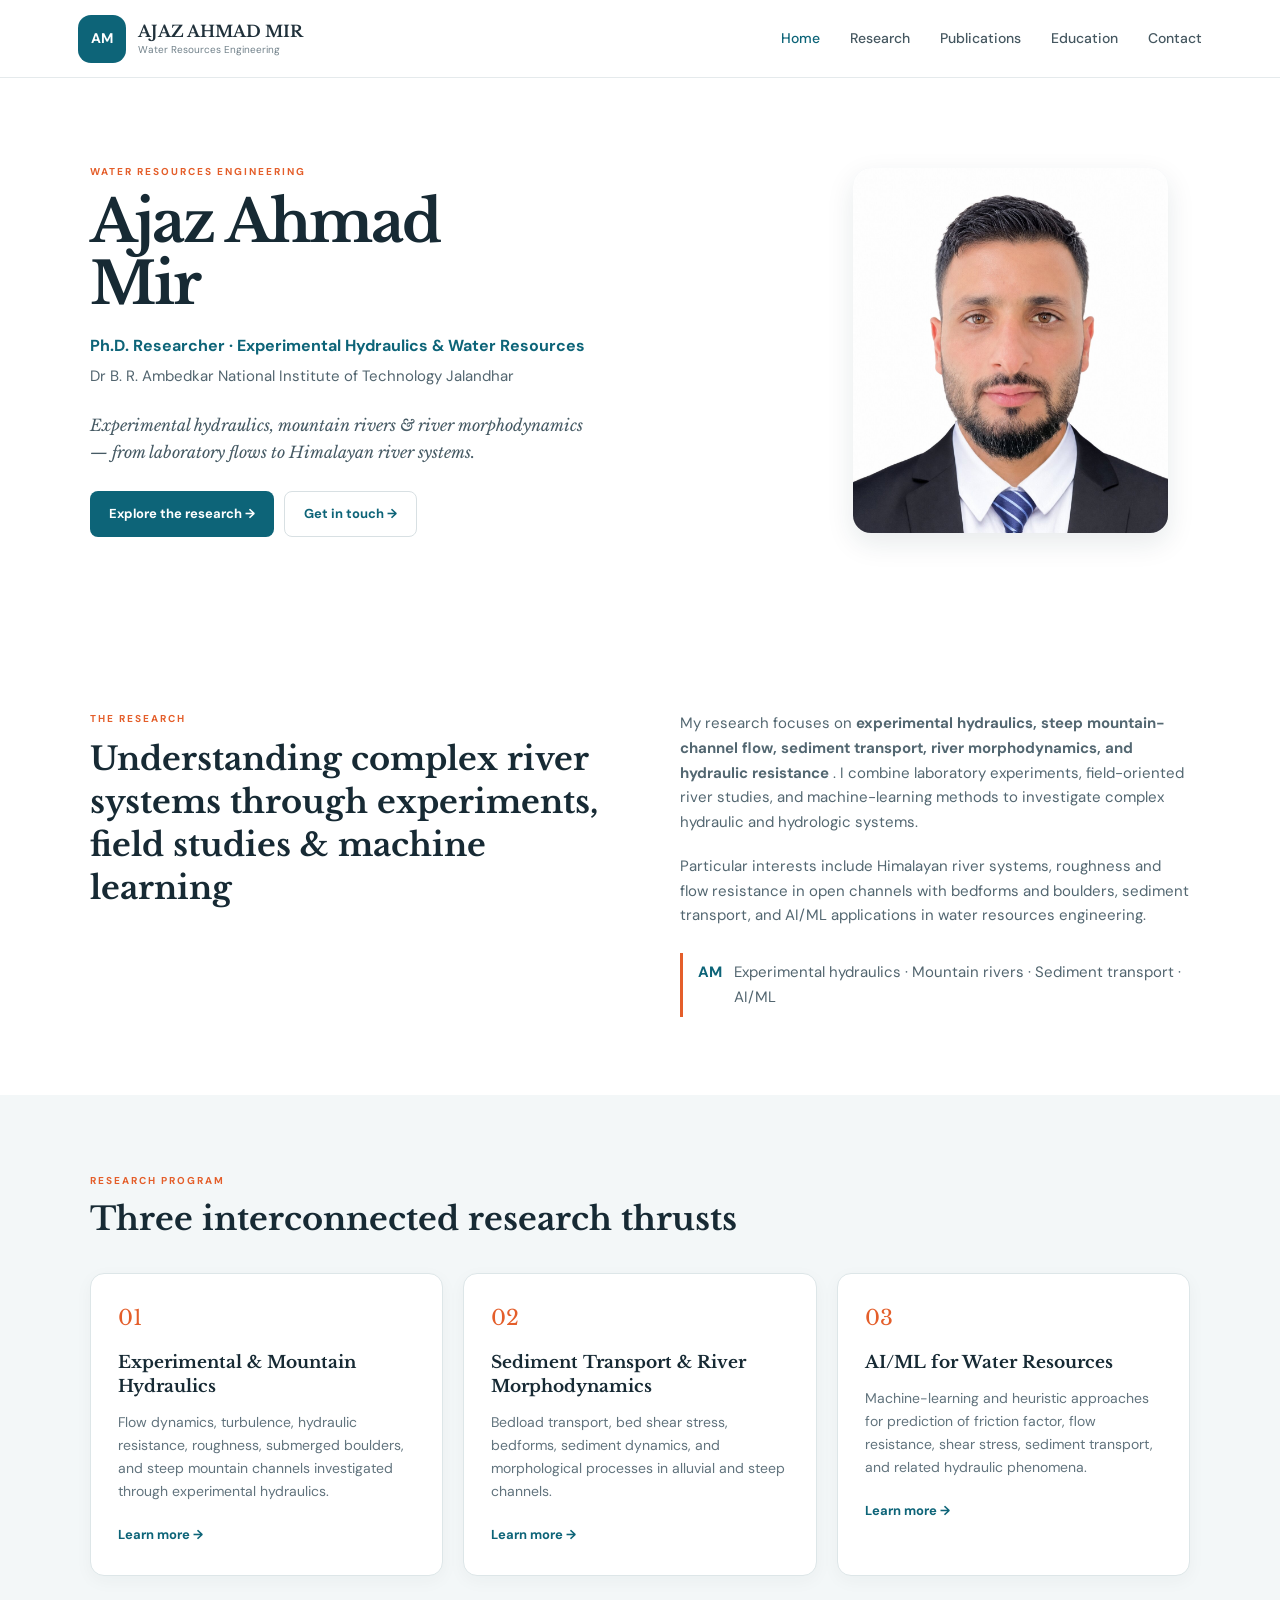
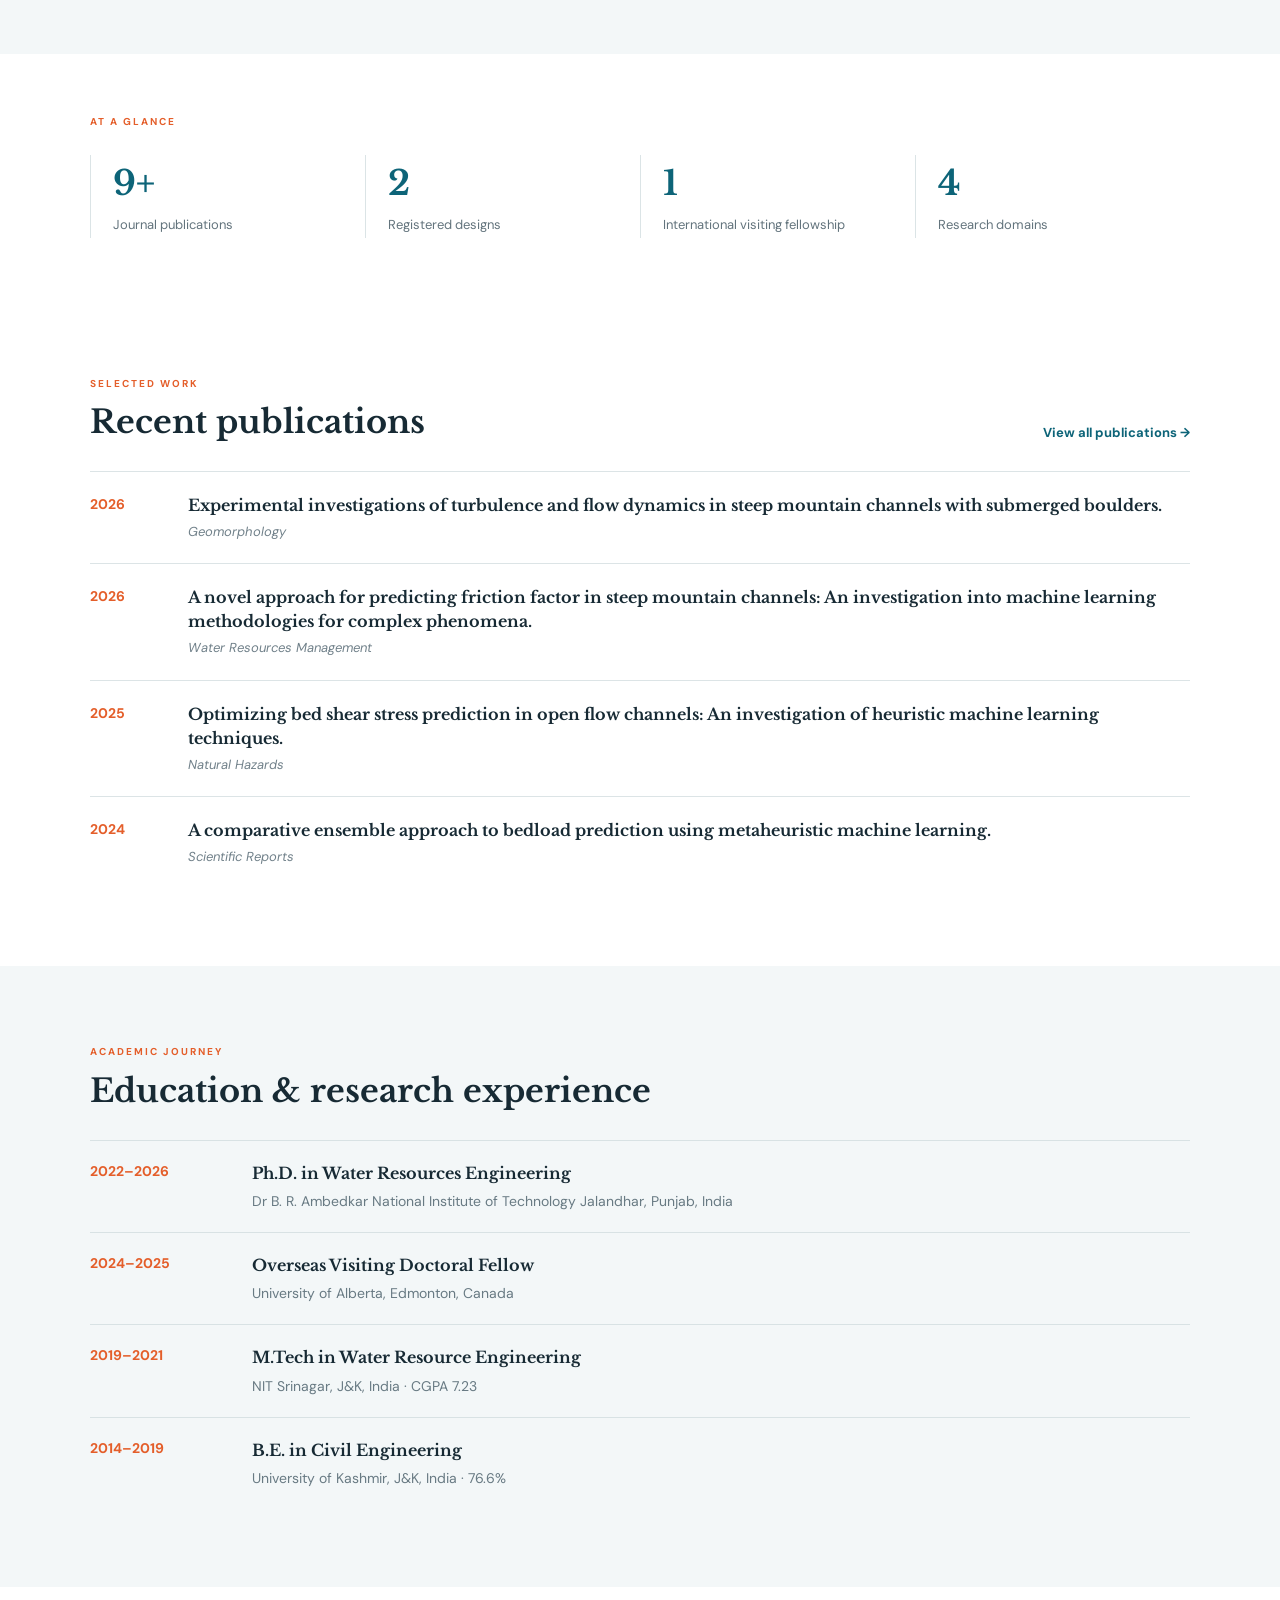
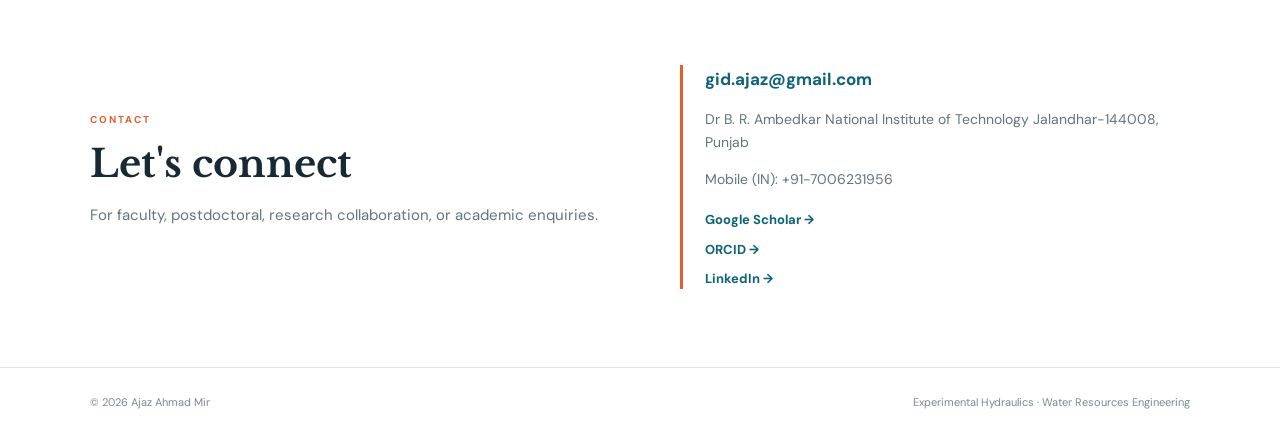
<file: index.html>
<!DOCTYPE html>
<html lang="en">
<head>
  <meta charset="UTF-8">
  <meta name="viewport" content="width=device-width, initial-scale=1.0">

  <title>Ajaz Ahmad Mir | Water Resources Engineering</title>

  <meta name="description"
        content="Ajaz Ahmad Mir — Experimental Hydraulics, Mountain Rivers, River Morphodynamics, Sediment Transport and AI/ML Applications in Water Resources Engineering.">

  <!-- Google Fonts -->
  <link rel="preconnect" href="https://fonts.googleapis.com">
  <link rel="preconnect" href="https://fonts.gstatic.com" crossorigin>

  <link
    href="https://fonts.googleapis.com/css2?family=DM+Sans:wght@400;500;600;700&family=Libre+Baskerville:wght@400;700&display=swap"
    rel="stylesheet">

  <!-- Website CSS -->
  <link rel="stylesheet" href="assets/style.css">
</head>

<body>

<!-- =========================
     HEADER
========================= -->

<header class="site-header">

  <div class="nav-wrap">

    <a class="brand" href="index.html">

      <span class="brand-mark">
        AM
      </span>

      <span class="brand-text">
        <strong>AJAZ AHMAD MIR</strong>
        <small>Water Resources Engineering</small>
      </span>

    </a>

    <button
      class="menu-toggle"
      aria-label="Open menu">
      ☰
    </button>

    <nav class="nav">

      <a class="active" href="index.html">
        Home
      </a>

      <a href="research.html">
        Research
      </a>

      <a href="publications.html">
        Publications
      </a>

      <a href="#education">
        Education
      </a>

      <a href="#contact">
        Contact
      </a>

    </nav>

  </div>

</header>


<!-- =========================
     MAIN
========================= -->

<main>


<!-- =========================
     HERO SECTION
========================= -->

<section class="hero section">

  <div class="hero-copy">

    <div class="eyebrow">
      WATER RESOURCES ENGINEERING
    </div>

    <h1>
      Ajaz Ahmad<br>
      Mir
    </h1>

    <p class="role">
      Ph.D. Researcher · Experimental Hydraulics &amp; Water Resources
    </p>

    <p class="affiliation">
      Dr B. R. Ambedkar National Institute of Technology Jalandhar
    </p>

    <p class="tagline">
      <em>
        Experimental hydraulics, mountain rivers &amp; river
        morphodynamics — from laboratory flows to Himalayan
        river systems.
      </em>
    </p>


    <div class="buttons">

      <a
        class="button primary"
        href="research.html">
        Explore the research →
      </a>

      <a
        class="button secondary"
        href="#contact">
        Get in touch →
      </a>

    </div>

  </div>


  <!-- =========================
       PROFILE PHOTO
  ========================= -->

  <div class="hero-visual">

    <img
      class="profile-photo"
      src="assets/profile.jpg"
      alt="Ajaz Ahmad Mir">

  </div>

</section>



<!-- =========================
     INTRODUCTION
========================= -->

<section class="intro section">

  <div class="intro-grid">

    <div>

      <div class="eyebrow">
        THE RESEARCH
      </div>

      <h2>
        Understanding complex river systems through
        experiments, field studies &amp; machine learning
      </h2>

    </div>


    <div class="intro-text">

      <p>
        My research focuses on
        <strong>
          experimental hydraulics, steep mountain-channel
          flow, sediment transport, river morphodynamics,
          and hydraulic resistance
        </strong>.
        I combine laboratory experiments, field-oriented
        river studies, and machine-learning methods to
        investigate complex hydraulic and hydrologic systems.
      </p>

      <p>
        Particular interests include Himalayan river systems,
        roughness and flow resistance in open channels with
        bedforms and boulders, sediment transport, and
        AI/ML applications in water resources engineering.
      </p>

      <div class="signature-note">

        <strong>
          AM
        </strong>

        <span>
          Experimental hydraulics · Mountain rivers ·
          Sediment transport · AI/ML
        </span>

      </div>

    </div>

  </div>

</section>



<!-- =========================
     RESEARCH PROGRAM
========================= -->

<section class="program section section-tint">

  <div class="eyebrow">
    RESEARCH PROGRAM
  </div>

  <h2>
    Three interconnected research thrusts
  </h2>


  <div class="cards">


    <!-- Research 01 -->

    <article class="card">

      <span class="number">
        01
      </span>

      <h3>
        Experimental &amp; Mountain Hydraulics
      </h3>

      <p>
        Flow dynamics, turbulence, hydraulic resistance,
        roughness, submerged boulders, and steep mountain
        channels investigated through experimental hydraulics.
      </p>

      <a href="research.html#hydraulics">
        Learn more →
      </a>

    </article>



    <!-- Research 02 -->

    <article class="card">

      <span class="number">
        02
      </span>

      <h3>
        Sediment Transport &amp;
        River Morphodynamics
      </h3>

      <p>
        Bedload transport, bed shear stress, bedforms,
        sediment dynamics, and morphological processes
        in alluvial and steep channels.
      </p>

      <a href="research.html#sediment">
        Learn more →
      </a>

    </article>



    <!-- Research 03 -->

    <article class="card">

      <span class="number">
        03
      </span>

      <h3>
        AI/ML for Water Resources
      </h3>

      <p>
        Machine-learning and heuristic approaches for
        prediction of friction factor, flow resistance,
        shear stress, sediment transport, and related
        hydraulic phenomena.
      </p>

      <a href="research.html#ml">
        Learn more →
      </a>

    </article>

  </div>

</section>



<!-- =========================
     AT A GLANCE
========================= -->

<section class="highlights section">

  <div class="eyebrow">
    AT A GLANCE
  </div>

  <div class="stats">

    <div>
      <strong>9+</strong>
      <span>Journal publications</span>
    </div>

    <div>
      <strong>2</strong>
      <span>Registered designs</span>
    </div>

    <div>
      <strong>1</strong>
      <span>International visiting fellowship</span>
    </div>

    <div>
      <strong>4</strong>
      <span>Research domains</span>
    </div>

  </div>

</section>



<!-- =========================
     SELECTED PUBLICATIONS
========================= -->

<section class="selected section">

  <div class="section-heading">

    <div>

      <div class="eyebrow">
        SELECTED WORK
      </div>

      <h2>
        Recent publications
      </h2>

    </div>

    <a
      class="text-link"
      href="publications.html">
      View all publications →
    </a>

  </div>


  <div class="publication-list">


    <article>

      <span class="pub-year">
        2026
      </span>

      <div>

        <h3>
          Experimental investigations of turbulence and flow
          dynamics in steep mountain channels with submerged
          boulders.
        </h3>

        <p>
          <em>Geomorphology</em>
        </p>

      </div>

    </article>



    <article>

      <span class="pub-year">
        2026
      </span>

      <div>

        <h3>
          A novel approach for predicting friction factor
          in steep mountain channels: An investigation into
          machine learning methodologies for complex phenomena.
        </h3>

        <p>
          <em>Water Resources Management</em>
        </p>

      </div>

    </article>



    <article>

      <span class="pub-year">
        2025
      </span>

      <div>

        <h3>
          Optimizing bed shear stress prediction in open
          flow channels: An investigation of heuristic
          machine learning techniques.
        </h3>

        <p>
          <em>Natural Hazards</em>
        </p>

      </div>

    </article>



    <article>

      <span class="pub-year">
        2024
      </span>

      <div>

        <h3>
          A comparative ensemble approach to bedload
          prediction using metaheuristic machine learning.
        </h3>

        <p>
          <em>Scientific Reports</em>
        </p>

      </div>

    </article>


  </div>

</section>



<!-- =========================
     EDUCATION
========================= -->

<section
  id="education"
  class="education section section-tint">

  <div class="eyebrow">
    ACADEMIC JOURNEY
  </div>

  <h2>
    Education &amp; research experience
  </h2>


  <div class="timeline">


    <div>

      <span>
        2022–2026
      </span>

      <div>

        <h3>
          Ph.D. in Water Resources Engineering
        </h3>

        <p>
          Dr B. R. Ambedkar National Institute of
          Technology Jalandhar, Punjab, India
        </p>

      </div>

    </div>



    <div>

      <span>
        2024–2025
      </span>

      <div>

        <h3>
          Overseas Visiting Doctoral Fellow
        </h3>

        <p>
          University of Alberta, Edmonton, Canada
        </p>

      </div>

    </div>



    <div>

      <span>
        2019–2021
      </span>

      <div>

        <h3>
          M.Tech in Water Resource Engineering
        </h3>

        <p>
          NIT Srinagar, J&amp;K, India · CGPA 7.23
        </p>

      </div>

    </div>



    <div>

      <span>
        2014–2019
      </span>

      <div>

        <h3>
          B.E. in Civil Engineering
        </h3>

        <p>
          University of Kashmir, J&amp;K, India · 76.6%
        </p>

      </div>

    </div>


  </div>

</section>



<!-- =========================
     CONTACT
========================= -->

<section
  id="contact"
  class="contact section">


  <div>

    <div class="eyebrow">
      CONTACT
    </div>

    <h2>
      Let's connect
    </h2>

    <p>
      For faculty, postdoctoral, research collaboration,
      or academic enquiries.
    </p>

  </div>


  <div class="contact-card">

    <a href="mailto:gid.ajaz@gmail.com">
      gid.ajaz@gmail.com
    </a>

    <p>
      Dr B. R. Ambedkar National Institute of Technology
      Jalandhar-144008, Punjab
    </p>

    <p>
      Mobile (IN): +91-7006231956
    </p>


    <!-- Academic Profiles -->

    <div class="social-links">

      <a
        href="https://scholar.google.com/citations?user=90WNMHwAAAAJ&amp;hl=en"
        target="_blank"
        rel="noopener noreferrer">

        Google Scholar →
      </a>


      <a
        href="https://orcid.org/0000-0002-4164-4027"
        target="_blank"
        rel="noopener noreferrer">

        ORCID →
      </a>


      <a
        href="https://www.linkedin.com/in/ajaz-mir-40342b1a8/"
        target="_blank"
        rel="noopener noreferrer">

        LinkedIn →
      </a>

    </div>

  </div>

</section>

</main>



<!-- =========================
     FOOTER
========================= -->

<footer>

  <span>
    © 2026 Ajaz Ahmad Mir
  </span>

  <span>
    Experimental Hydraulics · Water Resources Engineering
  </span>

</footer>



<!-- =========================
     JAVASCRIPT
========================= -->

<script src="assets/script.js"></script>

</body>
</html>
</file>
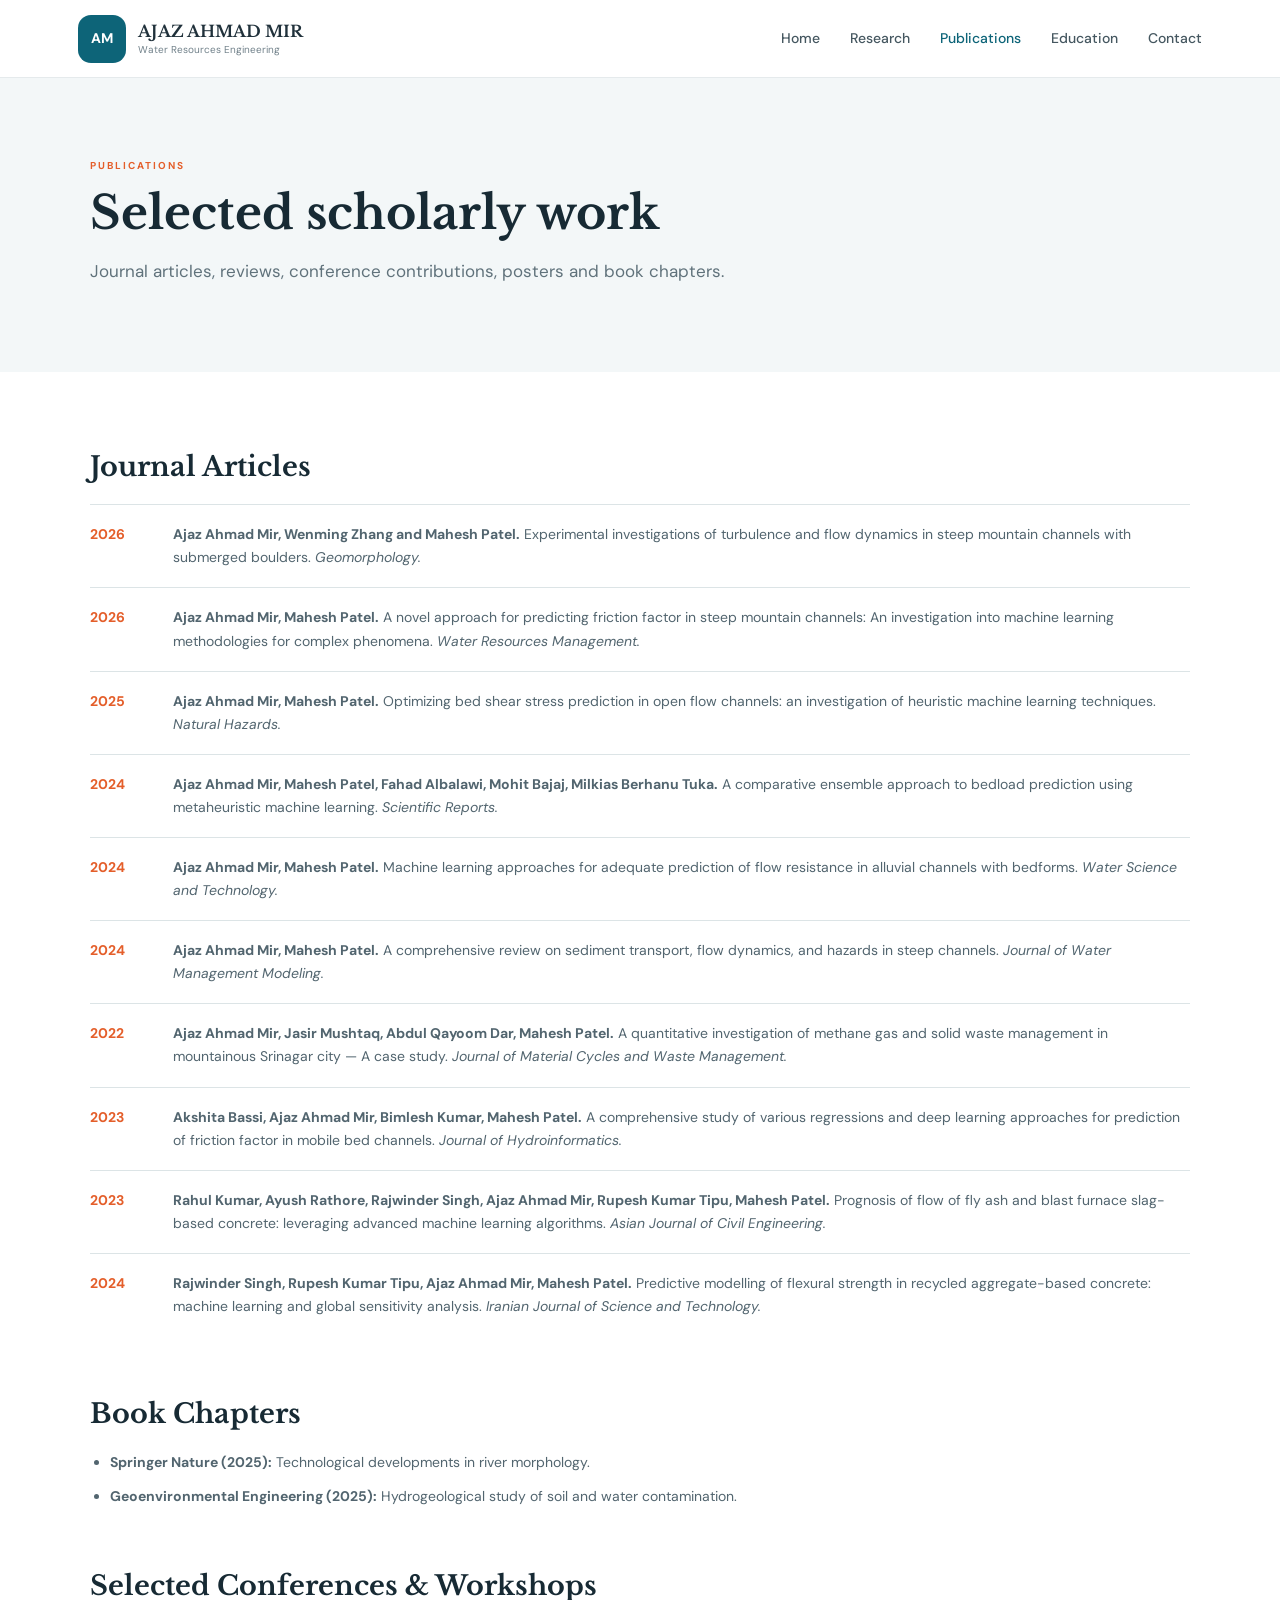
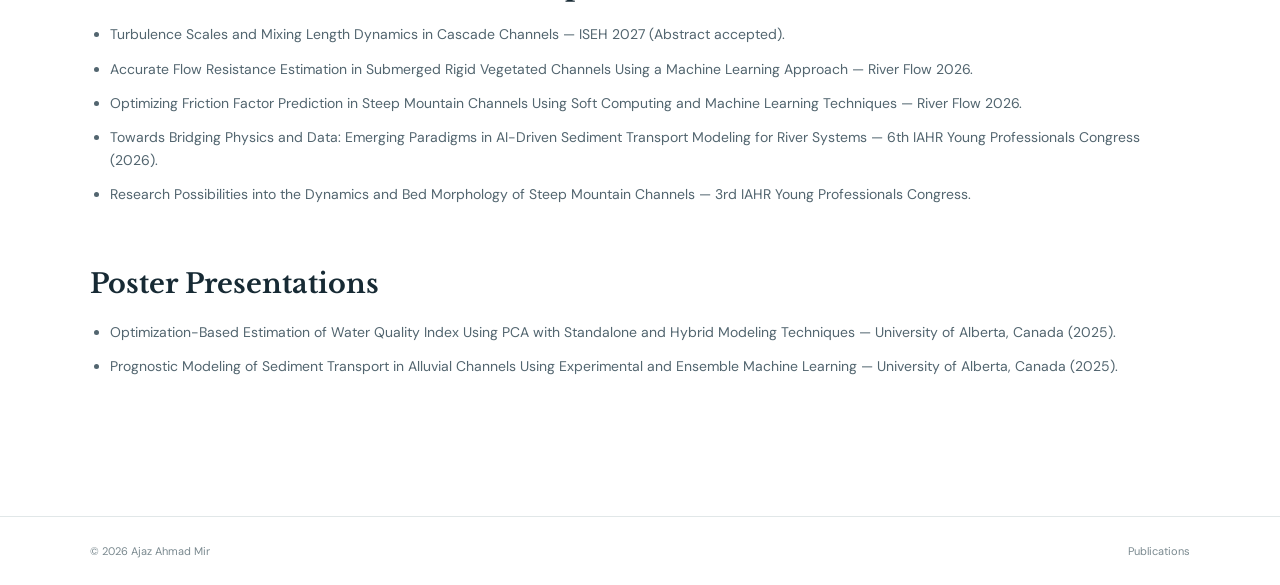
<file: publications.html>
<!DOCTYPE html>
<html lang="en">
<head>
<meta charset="UTF-8"><meta name="viewport" content="width=device-width, initial-scale=1.0">
<title>Publications | Ajaz Ahmad Mir</title>
<link rel="preconnect" href="https://fonts.googleapis.com"><link rel="preconnect" href="https://fonts.gstatic.com" crossorigin>
<link href="https://fonts.googleapis.com/css2?family=DM+Sans:wght@400;500;600;700&family=Libre+Baskerville:wght@400;700&display=swap" rel="stylesheet">
<link rel="stylesheet" href="assets/style.css">
</head>
<body>
<header class="site-header"><div class="nav-wrap">
<a class="brand" href="index.html"><span class="brand-mark"><span>AM</span></span><span class="brand-text"><strong>AJAZ AHMAD MIR</strong><small>Water Resources Engineering</small></span></a>
<button class="menu-toggle">☰</button><nav class="nav"><a href="index.html">Home</a><a href="research.html">Research</a><a class="active" href="publications.html">Publications</a><a href="index.html#education">Education</a><a href="index.html#contact">Contact</a></nav>
</div></header>
<main>
<section class="page-hero section"><div class="eyebrow">PUBLICATIONS</div><h1>Selected scholarly work</h1><p>Journal articles, reviews, conference contributions, posters and book chapters.</p></section>
<section class="section publications-full">
<div class="pub-block"><h2>Journal Articles</h2>
<ol class="pubs">
<li><span>2026</span><div><strong>Ajaz Ahmad Mir, Wenming Zhang and Mahesh Patel.</strong> Experimental investigations of turbulence and flow dynamics in steep mountain channels with submerged boulders. <em>Geomorphology.</em></div></li>
<li><span>2026</span><div><strong>Ajaz Ahmad Mir, Mahesh Patel.</strong> A novel approach for predicting friction factor in steep mountain channels: An investigation into machine learning methodologies for complex phenomena. <em>Water Resources Management.</em></div></li>
<li><span>2025</span><div><strong>Ajaz Ahmad Mir, Mahesh Patel.</strong> Optimizing bed shear stress prediction in open flow channels: an investigation of heuristic machine learning techniques. <em>Natural Hazards.</em></div></li>
<li><span>2024</span><div><strong>Ajaz Ahmad Mir, Mahesh Patel, Fahad Albalawi, Mohit Bajaj, Milkias Berhanu Tuka.</strong> A comparative ensemble approach to bedload prediction using metaheuristic machine learning. <em>Scientific Reports.</em></div></li>
<li><span>2024</span><div><strong>Ajaz Ahmad Mir, Mahesh Patel.</strong> Machine learning approaches for adequate prediction of flow resistance in alluvial channels with bedforms. <em>Water Science and Technology.</em></div></li>
<li><span>2024</span><div><strong>Ajaz Ahmad Mir, Mahesh Patel.</strong> A comprehensive review on sediment transport, flow dynamics, and hazards in steep channels. <em>Journal of Water Management Modeling.</em></div></li>
<li><span>2022</span><div><strong>Ajaz Ahmad Mir, Jasir Mushtaq, Abdul Qayoom Dar, Mahesh Patel.</strong> A quantitative investigation of methane gas and solid waste management in mountainous Srinagar city — A case study. <em>Journal of Material Cycles and Waste Management.</em></div></li>
<li><span>2023</span><div><strong>Akshita Bassi, Ajaz Ahmad Mir, Bimlesh Kumar, Mahesh Patel.</strong> A comprehensive study of various regressions and deep learning approaches for prediction of friction factor in mobile bed channels. <em>Journal of Hydroinformatics.</em></div></li>
<li><span>2023</span><div><strong>Rahul Kumar, Ayush Rathore, Rajwinder Singh, Ajaz Ahmad Mir, Rupesh Kumar Tipu, Mahesh Patel.</strong> Prognosis of flow of fly ash and blast furnace slag-based concrete: leveraging advanced machine learning algorithms. <em>Asian Journal of Civil Engineering.</em></div></li>
<li><span>2024</span><div><strong>Rajwinder Singh, Rupesh Kumar Tipu, Ajaz Ahmad Mir, Mahesh Patel.</strong> Predictive modelling of flexural strength in recycled aggregate-based concrete: machine learning and global sensitivity analysis. <em>Iranian Journal of Science and Technology.</em></div></li>
</ol></div>
<div class="pub-block"><h2>Book Chapters</h2><ul class="simple-list"><li><strong>Springer Nature (2025):</strong> Technological developments in river morphology.</li><li><strong>Geoenvironmental Engineering (2025):</strong> Hydrogeological study of soil and water contamination.</li></ul></div>
<div class="pub-block"><h2>Selected Conferences &amp; Workshops</h2><ul class="simple-list"><li>Turbulence Scales and Mixing Length Dynamics in Cascade Channels — ISEH 2027 (Abstract accepted).</li><li>Accurate Flow Resistance Estimation in Submerged Rigid Vegetated Channels Using a Machine Learning Approach — River Flow 2026.</li><li>Optimizing Friction Factor Prediction in Steep Mountain Channels Using Soft Computing and Machine Learning Techniques — River Flow 2026.</li><li>Towards Bridging Physics and Data: Emerging Paradigms in AI-Driven Sediment Transport Modeling for River Systems — 6th IAHR Young Professionals Congress (2026).</li><li>Research Possibilities into the Dynamics and Bed Morphology of Steep Mountain Channels — 3rd IAHR Young Professionals Congress.</li></ul></div>
<div class="pub-block"><h2>Poster Presentations</h2><ul class="simple-list"><li>Optimization-Based Estimation of Water Quality Index Using PCA with Standalone and Hybrid Modeling Techniques — University of Alberta, Canada (2025).</li><li>Prognostic Modeling of Sediment Transport in Alluvial Channels Using Experimental and Ensemble Machine Learning — University of Alberta, Canada (2025).</li></ul></div>
</section>
</main>
<footer><span>© 2026 Ajaz Ahmad Mir</span><span>Publications</span></footer>
<script src="assets/script.js"></script>
</body></html>
</file>
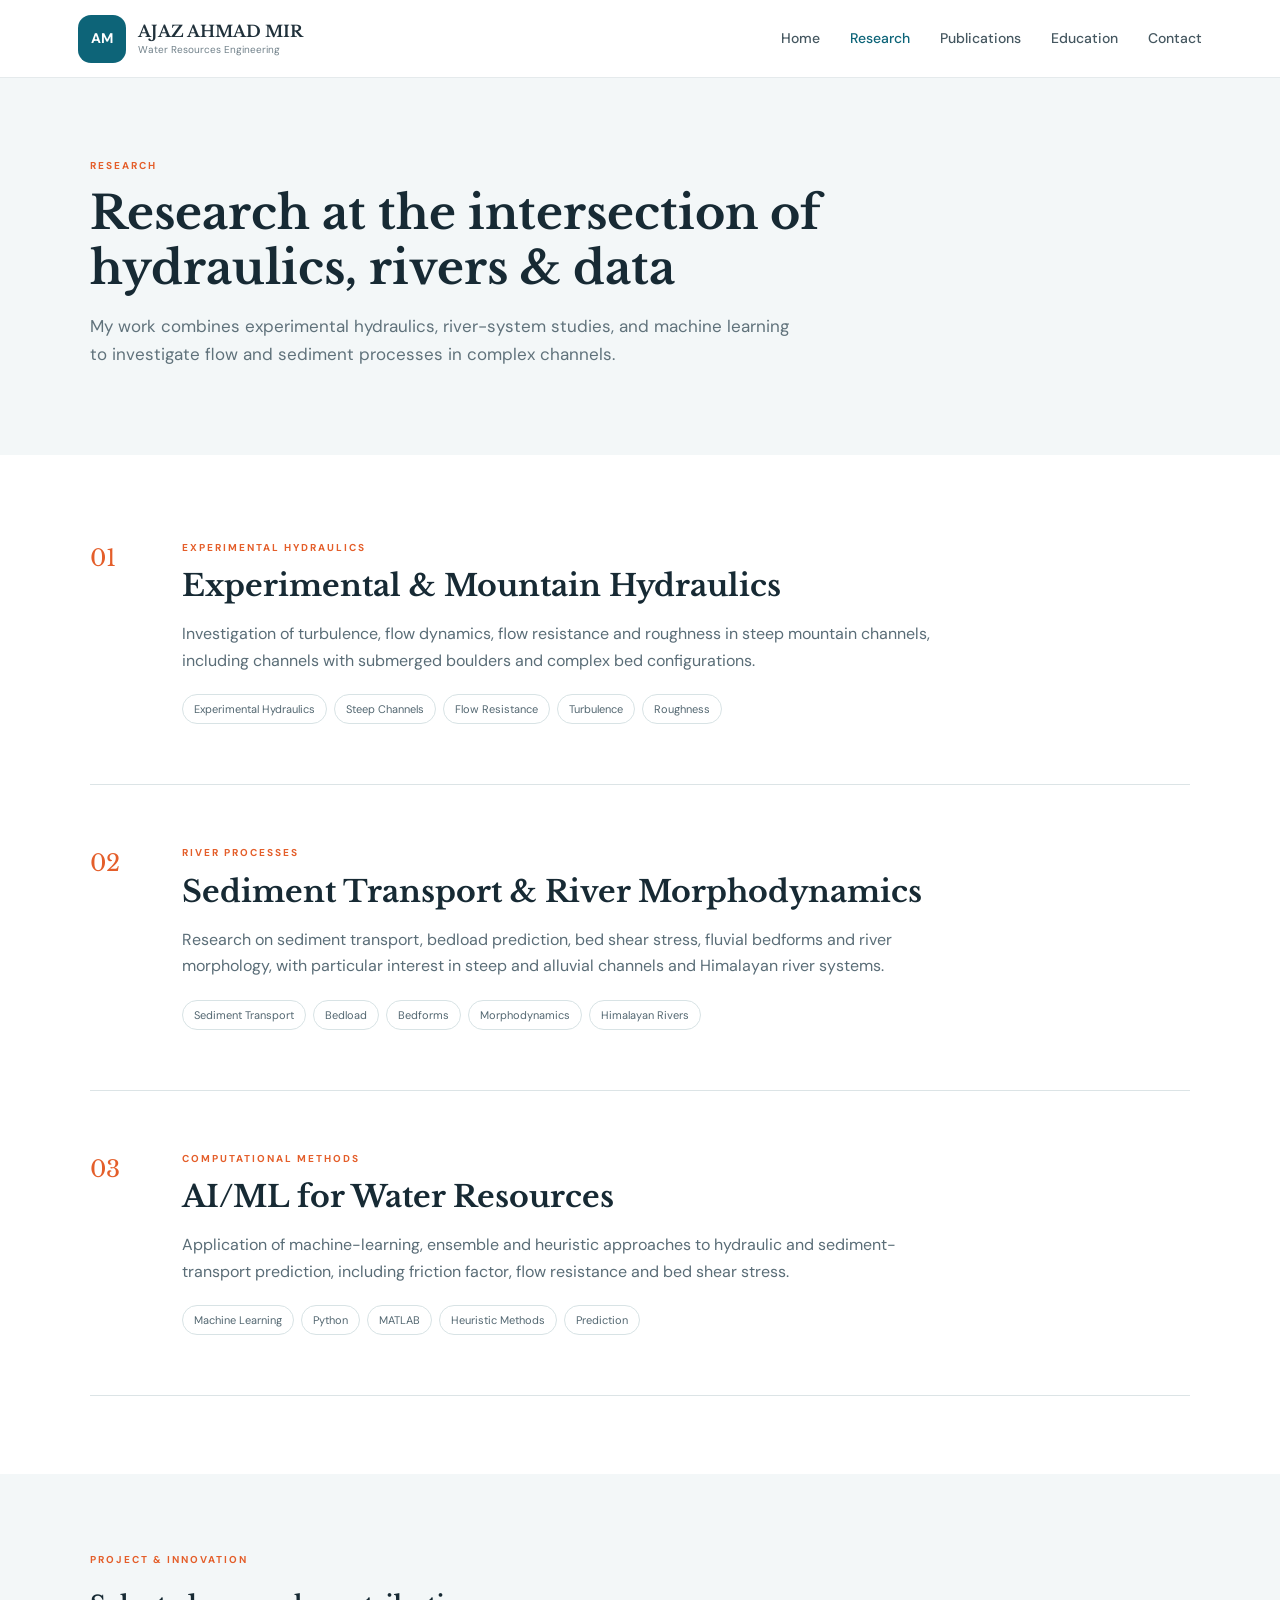
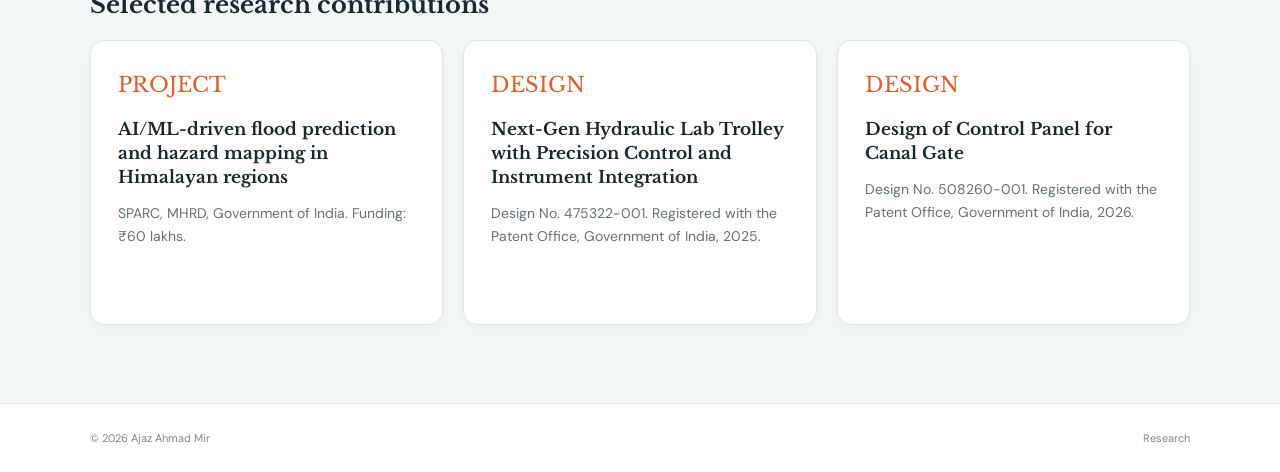
<file: research.html>
<!DOCTYPE html>
<html lang="en">
<head>
<meta charset="UTF-8"><meta name="viewport" content="width=device-width, initial-scale=1.0">
<title>Research | Ajaz Ahmad Mir</title>
<link rel="preconnect" href="https://fonts.googleapis.com"><link rel="preconnect" href="https://fonts.gstatic.com" crossorigin>
<link href="https://fonts.googleapis.com/css2?family=DM+Sans:wght@400;500;600;700&family=Libre+Baskerville:wght@400;700&display=swap" rel="stylesheet">
<link rel="stylesheet" href="assets/style.css">
</head>
<body>
<header class="site-header"><div class="nav-wrap">
<a class="brand" href="index.html"><span class="brand-mark"><span>AM</span></span><span class="brand-text"><strong>AJAZ AHMAD MIR</strong><small>Water Resources Engineering</small></span></a>
<button class="menu-toggle">☰</button><nav class="nav"><a href="index.html">Home</a><a class="active" href="research.html">Research</a><a href="publications.html">Publications</a><a href="index.html#education">Education</a><a href="index.html#contact">Contact</a></nav>
</div></header>
<main>
<section class="page-hero section"><div class="eyebrow">RESEARCH</div><h1>Research at the intersection of hydraulics, rivers &amp; data</h1><p>My work combines experimental hydraulics, river-system studies, and machine learning to investigate flow and sediment processes in complex channels.</p></section>
<section class="research-detail section">
<article id="hydraulics"><div class="research-num">01</div><div><div class="eyebrow">EXPERIMENTAL HYDRAULICS</div><h2>Experimental &amp; Mountain Hydraulics</h2><p>Investigation of turbulence, flow dynamics, flow resistance and roughness in steep mountain channels, including channels with submerged boulders and complex bed configurations.</p><div class="tags"><span>Experimental Hydraulics</span><span>Steep Channels</span><span>Flow Resistance</span><span>Turbulence</span><span>Roughness</span></div></div></article>
<article id="sediment"><div class="research-num">02</div><div><div class="eyebrow">RIVER PROCESSES</div><h2>Sediment Transport &amp; River Morphodynamics</h2><p>Research on sediment transport, bedload prediction, bed shear stress, fluvial bedforms and river morphology, with particular interest in steep and alluvial channels and Himalayan river systems.</p><div class="tags"><span>Sediment Transport</span><span>Bedload</span><span>Bedforms</span><span>Morphodynamics</span><span>Himalayan Rivers</span></div></div></article>
<article id="ml"><div class="research-num">03</div><div><div class="eyebrow">COMPUTATIONAL METHODS</div><h2>AI/ML for Water Resources</h2><p>Application of machine-learning, ensemble and heuristic approaches to hydraulic and sediment-transport prediction, including friction factor, flow resistance and bed shear stress.</p><div class="tags"><span>Machine Learning</span><span>Python</span><span>MATLAB</span><span>Heuristic Methods</span><span>Prediction</span></div></div></article>
</section>
<section class="section section-tint">
<div class="eyebrow">PROJECT &amp; INNOVATION</div><h2>Selected research contributions</h2>
<div class="cards two">
<article class="card"><span class="number">PROJECT</span><h3>AI/ML-driven flood prediction and hazard mapping in Himalayan regions</h3><p>SPARC, MHRD, Government of India. Funding: ₹60 lakhs.</p></article>
<article class="card"><span class="number">DESIGN</span><h3>Next-Gen Hydraulic Lab Trolley with Precision Control and Instrument Integration</h3><p>Design No. 475322-001. Registered with the Patent Office, Government of India, 2025.</p></article>
<article class="card"><span class="number">DESIGN</span><h3>Design of Control Panel for Canal Gate</h3><p>Design No. 508260-001. Registered with the Patent Office, Government of India, 2026.</p></article>
</div>
</section>
</main>
<footer><span>© 2026 Ajaz Ahmad Mir</span><span>Research</span></footer>
<script src="assets/script.js"></script>
</body></html>
</file>
<file: assets/style.css>
/* =========================================================
   AJAZ AHMAD MIR — ACADEMIC WEBSITE
   Complete stylesheet
========================================================= */


/* =========================================================
   RESET
========================================================= */

* {
  box-sizing: border-box;
}

html {
  scroll-behavior: smooth;
}

body {
  margin: 0;
  padding: 0;

  background: #ffffff;
  color: #20313b;

  font-family: "DM Sans", Arial, sans-serif;

  font-size: 16px;
  line-height: 1.65;
}


/* =========================================================
   HEADER
========================================================= */

.site-header {
  height: 78px;

  background: rgba(255, 255, 255, 0.98);

  border-bottom: 1px solid #e5eaec;

  position: sticky;
  top: 0;

  z-index: 1000;
}

.nav-wrap {
  width: 100%;
  max-width: 1180px;

  height: 100%;

  margin: 0 auto;

  padding: 0 28px;

  display: flex;
  align-items: center;
  justify-content: space-between;
}


/* Brand */

.brand {
  display: flex;
  align-items: center;

  gap: 12px;

  color: #20313b;

  text-decoration: none;
}

.brand-mark {
  width: 48px;
  height: 48px;

  border-radius: 13px;

  background: #0d6478;
  color: #ffffff;

  display: grid;
  place-items: center;

  font-size: 14px;
  font-weight: 700;
}

.brand-text {
  display: flex;
  flex-direction: column;

  line-height: 1.15;
}

.brand-text strong {
  font-family: "Libre Baskerville", Georgia, serif;

  font-size: 16px;
}

.brand-text small {
  margin-top: 4px;

  color: #71818a;

  font-size: 10px;
}


/* Navigation */

.nav {
  display: flex;
  align-items: center;

  gap: 30px;
}

.nav a {
  color: #455760;

  text-decoration: none;

  font-size: 14px;
  font-weight: 500;

  transition: color 0.2s ease;
}

.nav a:hover,
.nav a.active {
  color: #0d6478;
}


/* Mobile menu */

.menu-toggle {
  display: none;

  border: 0;

  background: transparent;

  color: #0d6478;

  font-size: 25px;

  cursor: pointer;
}


/* =========================================================
   GENERAL SECTIONS
========================================================= */

.section {
  width: 100%;
  max-width: 1180px;

  margin: 0 auto;

  padding: 78px 40px;
}

.section-tint {
  max-width: none;

  background: #f3f7f8;

  padding-left: max(40px, calc((100vw - 1100px) / 2));
  padding-right: max(40px, calc((100vw - 1100px) / 2));
}


/* =========================================================
   TYPOGRAPHY
========================================================= */

.eyebrow {
  margin-bottom: 10px;

  color: #e45e2a;

  font-size: 10px;
  font-weight: 700;

  letter-spacing: 2px;
}

h1,
h2,
h3 {
  color: #172a34;

  font-family: "Libre Baskerville", Georgia, serif;
}

h2 {
  line-height: 1.3;
}


/* =========================================================
   HERO
========================================================= */

.hero {
  min-height: 555px;

  display: grid;

  grid-template-columns: minmax(0, 1fr) 360px;

  align-items: center;

  gap: 80px;

  padding-top: 55px;
  padding-bottom: 65px;
}


/* Hero text */

.hero-copy {
  max-width: 570px;
}

.hero h1 {
  margin: 0 0 17px;

  color: #172a34;

  font-size: 58px;

  line-height: 1.08;

  letter-spacing: -2px;
}

.role {
  margin: 0 0 4px;

  color: #0d6478;

  font-size: 16px;

  font-weight: 700;
}

.affiliation {
  margin: 0;

  color: #52656f;

  font-size: 15px;
}

.tagline {
  max-width: 510px;

  margin: 24px 0;

  color: #465a64;

  font-family: "Libre Baskerville", Georgia, serif;

  font-size: 16px;

  line-height: 1.7;
}


/* =========================================================
   BUTTONS
========================================================= */

.buttons {
  display: flex;

  gap: 10px;

  margin-top: 23px;
}

.button {
  display: inline-flex;

  align-items: center;
  justify-content: center;

  min-height: 46px;

  padding: 11px 19px;

  border-radius: 8px;

  text-decoration: none;

  font-size: 13px;

  font-weight: 700;

  transition: all 0.2s ease;
}

.button.primary {
  color: #ffffff;

  background: #0d6478;
}

.button.primary:hover {
  background: #095467;

  transform: translateY(-1px);
}

.button.secondary {
  color: #0d6478;

  background: #ffffff;

  border: 1px solid #d8e0e3;
}

.button.secondary:hover {
  border-color: #0d6478;
}


/* =========================================================
   PROFILE PHOTO
========================================================= */

.hero-visual {
  width: 360px;

  display: flex;

  align-items: center;
  justify-content: center;
}


/*
   IMPORTANT:

   Your photo is:

   assets/profile.jpg

   The image is intentionally smaller than before.
*/

.profile-photo {
  width: 315px !important;

  height: 365px !important;

  max-width: 315px !important;
  max-height: 365px !important;

  display: block;

  object-fit: cover;

  object-position: center top;

  border-radius: 18px;

  background: #edf3f4;

  box-shadow:
    0 10px 28px rgba(22, 49, 61, 0.10);
}


/* =========================================================
   INTRODUCTION
========================================================= */

.intro-grid {
  display: grid;

  grid-template-columns: 1fr 1fr;

  gap: 80px;

  align-items: start;
}

.intro h2 {
  max-width: 520px;

  margin: 0;

  font-size: 32px;

  line-height: 1.35;
}

.intro-text {
  color: #536771;

  font-size: 15px;
}

.intro-text p {
  margin-top: 0;

  margin-bottom: 19px;
}

.signature-note {
  display: flex;

  gap: 12px;

  align-items: flex-start;

  margin-top: 25px;

  padding: 7px 0 7px 15px;

  border-left: 3px solid #e45e2a;
}

.signature-note strong {
  color: #0d6478;
}

.signature-note span {
  color: #52656f;
}


/* =========================================================
   RESEARCH PROGRAM
========================================================= */

.program h2 {
  margin: 0 0 32px;

  font-size: 32px;
}

.cards {
  display: grid;

  grid-template-columns: repeat(3, 1fr);

  gap: 20px;
}

.card {
  min-height: 285px;

  padding: 27px;

  background: #ffffff;

  border: 1px solid #dde6e8;

  border-radius: 14px;

  box-shadow:
    0 5px 18px rgba(22, 49, 61, 0.04);

  transition:
    transform 0.2s ease,
    box-shadow 0.2s ease;
}

.card:hover {
  transform: translateY(-3px);

  box-shadow:
    0 12px 28px rgba(22, 49, 61, 0.08);
}

.number {
  display: block;

  margin-bottom: 16px;

  color: #e45e2a;

  font-family: "Libre Baskerville", Georgia, serif;

  font-size: 21px;
}

.card h3 {
  margin: 0 0 12px;

  font-size: 17px;

  line-height: 1.4;
}

.card p {
  margin: 0 0 18px;

  color: #61737d;

  font-size: 14px;
}

.card a {
  color: #0d6478;

  text-decoration: none;

  font-size: 13px;

  font-weight: 700;
}

.card a:hover {
  text-decoration: underline;
}


/* =========================================================
   AT A GLANCE
========================================================= */

.highlights {
  padding-top: 60px;
  padding-bottom: 60px;
}

.stats {
  display: grid;

  grid-template-columns: repeat(4, 1fr);

  margin-top: 25px;
}

.stats div {
  padding-left: 22px;

  border-left: 1px solid #dbe4e6;
}

.stats strong {
  display: block;

  color: #0d6478;

  font-family: "Libre Baskerville", Georgia, serif;

  font-size: 34px;
}

.stats span {
  color: #63747d;

  font-size: 13px;
}


/* =========================================================
   PUBLICATIONS
========================================================= */

.section-heading {
  display: flex;

  align-items: flex-end;

  justify-content: space-between;

  margin-bottom: 27px;
}

.selected h2 {
  margin: 0;

  font-size: 32px;
}

.text-link {
  color: #0d6478;

  text-decoration: none;

  font-size: 13px;

  font-weight: 700;
}

.publication-list article {
  display: grid;

  grid-template-columns: 80px 1fr;

  gap: 18px;

  padding: 21px 0;

  border-top: 1px solid #dce4e6;
}

.pub-year {
  color: #e45e2a;

  font-size: 14px;

  font-weight: 700;
}

.publication-list h3 {
  margin: 0 0 4px;

  font-size: 16px;

  line-height: 1.5;
}

.publication-list p {
  margin: 0;

  color: #71818a;

  font-size: 13px;
}


/* =========================================================
   EDUCATION
========================================================= */

.education h2 {
  margin: 0;

  font-size: 32px;
}

.timeline {
  margin-top: 27px;
}

.timeline > div {
  display: grid;

  grid-template-columns: 140px 1fr;

  gap: 22px;

  padding: 19px 0;

  border-top: 1px solid #d8e2e4;
}

.timeline span {
  color: #e45e2a;

  font-size: 14px;

  font-weight: 700;
}

.timeline h3 {
  margin: 0;

  font-size: 16px;
}

.timeline p {
  margin: 4px 0 0;

  color: #687a83;

  font-size: 14px;
}


/* =========================================================
   CONTACT
========================================================= */

.contact {
  display: grid;

  grid-template-columns: 1fr 1fr;

  gap: 80px;

  align-items: center;
}

.contact h2 {
  margin: 0 0 10px;

  font-size: 38px;
}

.contact > div:first-child p {
  color: #62747d;

  font-size: 15px;
}

.contact-card {
  padding-left: 22px;

  border-left: 3px solid #e45e2a;
}

.contact-card > a:first-child {
  color: #0d6478;

  font-size: 17px;

  font-weight: 700;

  text-decoration: none;
}

.contact-card p {
  color: #62747d;

  font-size: 14px;
}

.social-links {
  display: flex;

  flex-direction: column;

  gap: 8px;

  margin-top: 18px;
}

.social-links a {
  color: #0d6478;

  text-decoration: none;

  font-size: 13px;

  font-weight: 700;
}

.social-links a:hover {
  text-decoration: underline;
}


/* =========================================================
   RESEARCH PAGE
========================================================= */

.page-hero {
  max-width: none;

  background: #f3f7f8;

  padding-top: 80px;
  padding-bottom: 70px;

  padding-left: max(40px, calc((100vw - 1100px) / 2));
  padding-right: max(40px, calc((100vw - 1100px) / 2));
}

.page-hero h1 {
  max-width: 800px;

  margin: 0 0 17px;

  font-size: 46px;

  line-height: 1.2;
}

.page-hero > p {
  max-width: 720px;

  color: #60727b;

  font-size: 17px;
}


/* =========================================================
   RESEARCH DETAILS
========================================================= */

.research-detail {
  padding-top: 25px;
}

.research-detail article {
  display: grid;

  grid-template-columns: 70px 1fr;

  gap: 22px;

  padding: 60px 0;

  border-bottom: 1px solid #dce4e6;
}

.research-num {
  color: #e45e2a;

  font-family: "Libre Baskerville", Georgia, serif;

  font-size: 23px;
}

.research-detail h2 {
  margin: 0 0 14px;

  font-size: 30px;
}

.research-detail p {
  max-width: 760px;

  color: #5a6d77;

  font-size: 16px;
}

.tags {
  display: flex;

  flex-wrap: wrap;

  gap: 7px;

  margin-top: 20px;
}

.tags span {
  padding: 5px 11px;

  border: 1px solid #d8e3e5;

  border-radius: 999px;

  color: #536771;

  font-size: 11px;
}


/* =========================================================
   PUBLICATIONS PAGE
========================================================= */

.publications-full {
  padding-top: 55px;
}

.pub-block {
  margin-bottom: 60px;
}

.pub-block h2 {
  margin-bottom: 20px;

  font-size: 27px;
}

.pubs {
  margin: 0;

  padding: 0;

  list-style: none;
}

.pubs li {
  display: grid;

  grid-template-columns: 65px 1fr;

  gap: 18px;

  padding: 18px 0;

  border-top: 1px solid #dce4e6;
}

.pubs li > span {
  color: #e45e2a;

  font-size: 14px;

  font-weight: 700;
}

.pubs li div {
  color: #52656f;

  font-size: 14px;
}

.simple-list {
  padding-left: 20px;

  color: #52656f;

  font-size: 14px;
}

.simple-list li {
  margin: 11px 0;
}


/* =========================================================
   FOOTER
========================================================= */

footer {
  width: 100%;

  border-top: 1px solid #e1e7e8;

  padding: 25px max(28px, calc((100vw - 1100px) / 2));

  display: flex;

  justify-content: space-between;

  gap: 20px;

  color: #7a898f;

  font-size: 11px;
}


/* =========================================================
   TABLET
========================================================= */

@media (max-width: 1000px) {

  .hero {
    grid-template-columns: 1fr 330px;

    gap: 45px;

    padding-left: 35px;
    padding-right: 35px;
  }

  .hero-visual {
    width: 330px;
  }

  .profile-photo {
    width: 290px !important;

    height: 350px !important;

    max-width: 290px !important;
    max-height: 350px !important;
  }

  .section {
    padding-left: 35px;
    padding-right: 35px;
  }

}


/* =========================================================
   MOBILE
========================================================= */

@media (max-width: 800px) {

  .site-header {
    height: 70px;
  }

  .nav-wrap {
    padding: 0 18px;
  }

  .brand-text small {
    display: none;
  }

  .menu-toggle {
    display: block;
  }

  .nav {
    display: none;

    position: absolute;

    top: 70px;
    left: 0;
    right: 0;

    padding: 18px;

    background: #ffffff;

    border-bottom: 1px solid #dddddd;

    flex-direction: column;

    gap: 15px;
  }

  .nav.open {
    display: flex;
  }


  /* Sections */

  .section {
    padding: 55px 20px;
  }


  /* Hero */

  .hero {
    grid-template-columns: 1fr;

    gap: 35px;

    min-height: auto;

    padding-top: 45px;
  }

  .hero-copy {
    max-width: 100%;
  }

  .hero h1 {
    font-size: 44px;

    letter-spacing: -1.5px;
  }

  .role {
    font-size: 15px;
  }

  .affiliation {
    font-size: 14px;
  }

  .tagline {
    font-size: 16px;
  }

  .hero-visual {
    width: 100%;

    order: -1;
  }

  .profile-photo {
    width: 280px !important;

    height: 340px !important;

    max-width: 280px !important;
    max-height: 340px !important;

    margin: 0 auto;
  }


  /* Intro */

  .intro-grid {
    grid-template-columns: 1fr;

    gap: 35px;
  }

  .intro h2 {
    font-size: 28px;
  }


  /* Research cards */

  .cards {
    grid-template-columns: 1fr;
  }

  .card {
    min-height: auto;
  }


  /* Statistics */

  .stats {
    grid-template-columns: 1fr;

    gap: 20px;
  }

  .stats div {
    padding-top: 18px;
    padding-left: 0;

    border-left: 0;

    border-top: 1px solid #dbe4e6;
  }


  /* Publications */

  .section-heading {
    display: block;
  }

  .text-link {
    display: inline-block;

    margin-top: 9px;
  }

  .publication-list article {
    grid-template-columns: 1fr;

    gap: 5px;
  }


  /* Education */

  .timeline > div {
    grid-template-columns: 1fr;

    gap: 4px;
  }


  /* Contact */

  .contact {
    grid-template-columns: 1fr;

    gap: 40px;
  }

  .contact h2 {
    font-size: 34px;
  }


  /* Research page */

  .page-hero {
    padding: 55px 20px;
  }

  .page-hero h1 {
    font-size: 36px;
  }

  .research-detail article {
    grid-template-columns: 1fr;

    gap: 7px;

    padding: 50px 0;
  }

  .research-detail h2 {
    font-size: 27px;
  }


  /* Publications */

  .pubs li {
    grid-template-columns: 1fr;

    gap: 4px;
  }


  /* Footer */

  footer {
    padding: 22px 20px;

    display: block;
  }

  footer span {
    display: block;

    margin: 4px 0;
  }

}
</file>
